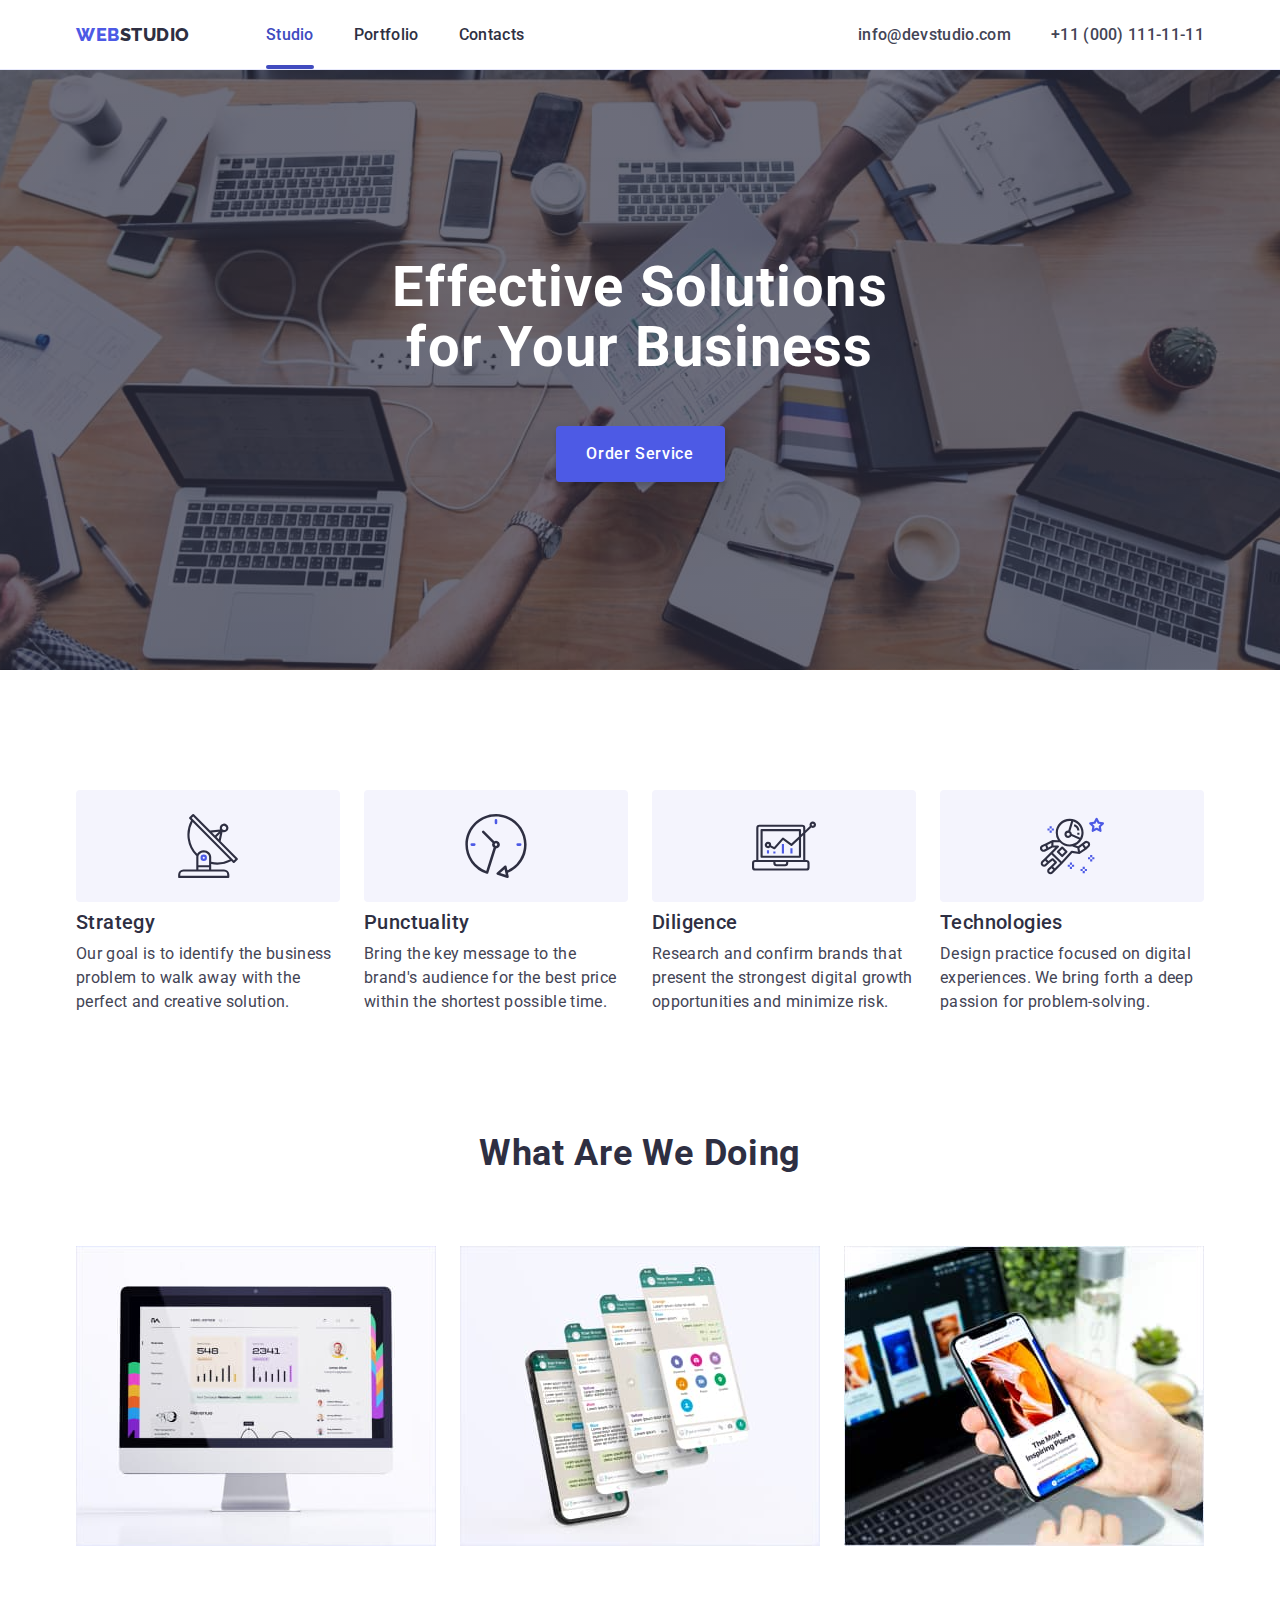
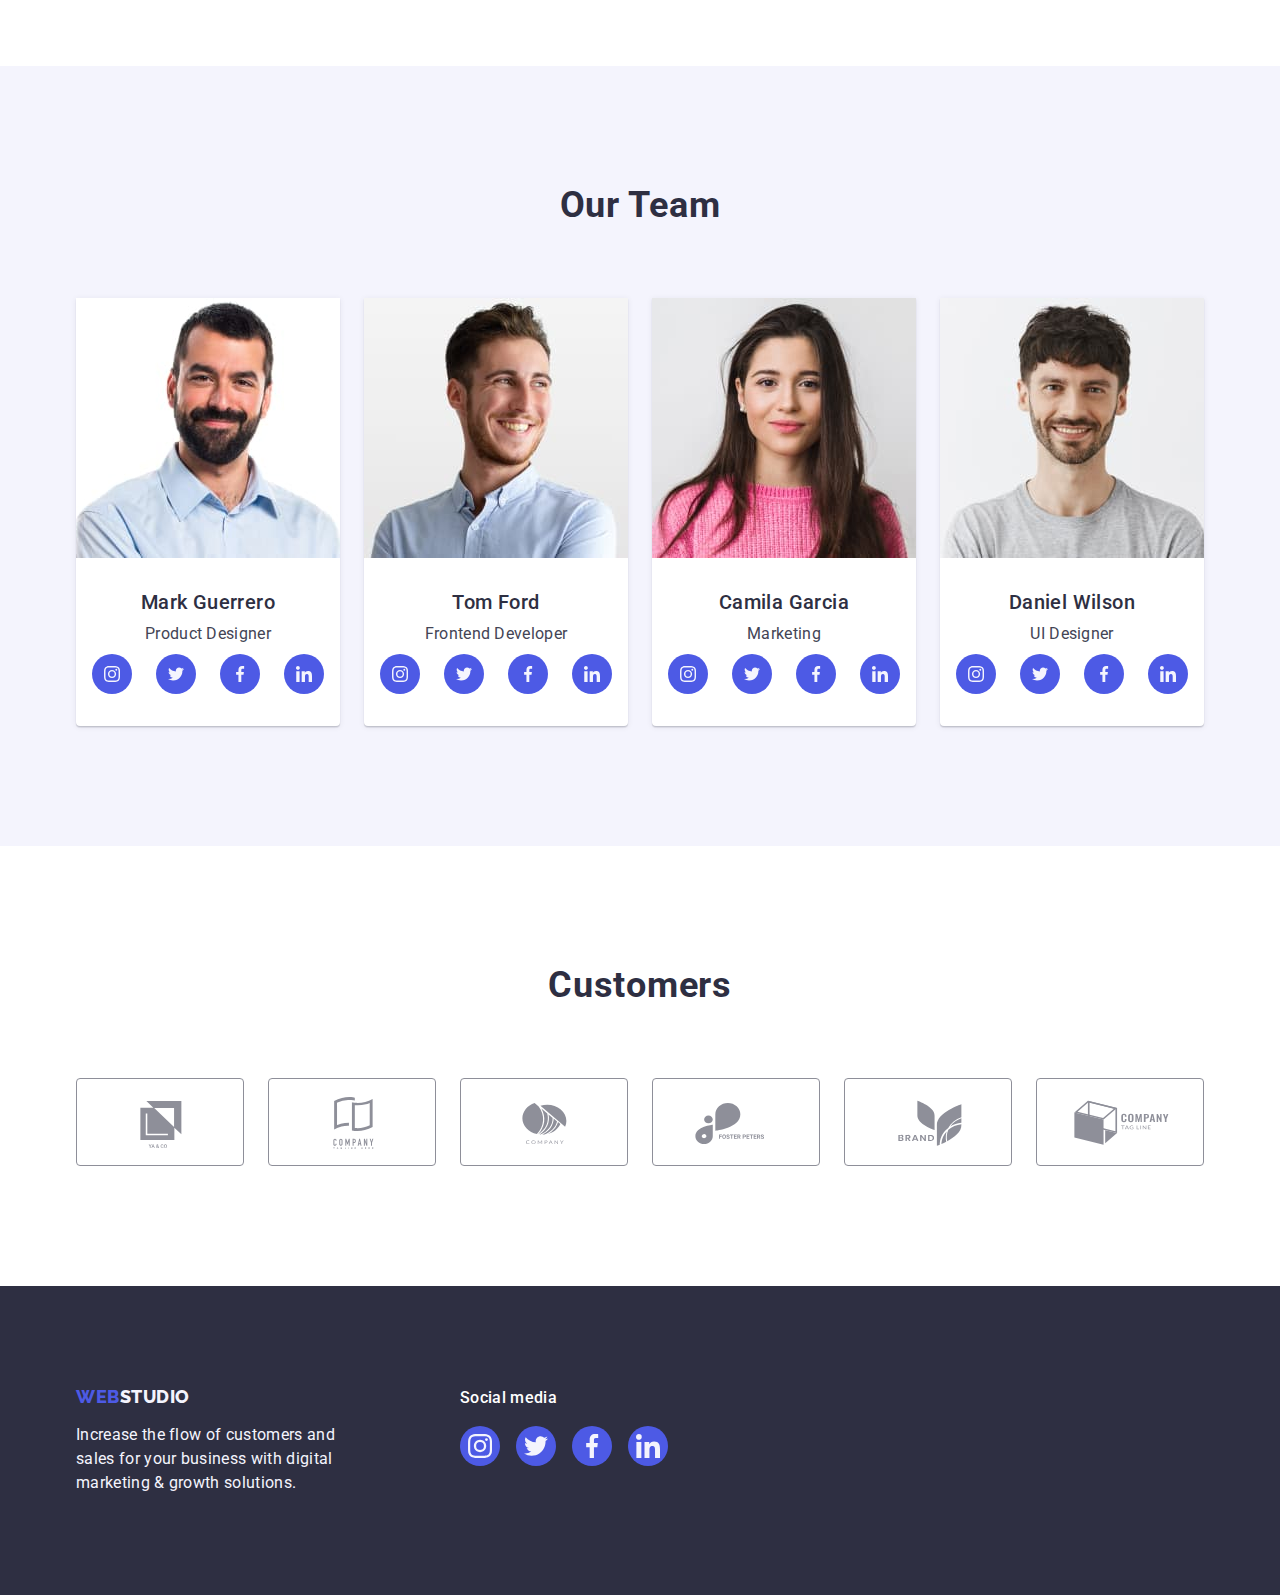
<file: index.html>
<!DOCTYPE html>
<html lang="en">
  <head>
    <meta charset="UTF-8" />
    <meta http-equiv="X-UA-Compatible" content="IE=edge" />
    <meta name="description" content="Effective Solutions for Your Business" />
    <title>WebStudio</title>
    <!-- Fonts -->
    <link rel="preconnect" href="https://fonts.googleapis.com" />
    <link rel="preconnect" href="https://fonts.gstatic.com" crossorigin />
    <link
      href="https://fonts.googleapis.com/css2?family=Raleway:wght@800&family=Roboto:wght@400;500;700&display=swap"
      rel="stylesheet"
    />
    <!-- Normalize -->

    <link
      rel="stylesheet"
      href="https://cdn.jsdelivr.net/npm/modern-normalize@2.0.0/modern-normalize.min.css"
    />
    <!-- Cuctom styles -->
    <link rel="stylesheet" href="./css/styles.css" />
  </head>
  <body class="page">
    <!-- Header -->
    <header class="header">
      <div class="header-container container">
        <nav class="header-nav">
          <a class="header-logo link" href="./index.html"
            >Web<span class="header-studio">Studio</span></a
          >
          <ul class="header-list list">
            <li class="header-item"
              ><a class="header-link link active" href="./index.html">Studio</a></li
            >
            <li class="header-item"
              ><a class="header-link link" href="./portfolio.html">Portfolio</a></li
            >
            <li class="header-item"><a class="header-link link" href="">Contacts</a></li>
          </ul>
        </nav>
        <address class="header-address">
          <ul class="header-contact-list list">
            <li class="header-contact">
              <a class="header-contact-link" href="mailto:info@devstudio.com"
                >info@devstudio.com</a
              ></li
            >
            <li class="header-contact">
              <a class="header-contact-link" href="tel:+110001111111">+11 (000) 111-11-11</a>
            </li>
          </ul>
        </address>
      </div>
    </header>

    <main class="main">
      <!-- Hero image -->
      <section class="section hero">
        <div class="hero-container container">
          <h1 class="hero-title">Effective Solutions for Your Business</h1>
          <button class="hero-btn" type="button" data-modal-open>Order Service</button>
        </div>
      </section>

      <!-- section-feature -->
      <section class="section feature">
        <div class="container">
          <h2 class="feature-title visually-hidden">Content</h2>
          <ul class="feature-list list">
            <li class="feature-item">
              <div class="feature-container">
                <svg class="feature-icon" width="64" height="64">
                  <use href="./images/icons.svg#antenna"></use>
                </svg>
              </div>
              <h3 class="feature-subtitle">Strategy</h3>
              <p class="feature-text">
                Our goal is to identify the business problem to walk away with the perfect and
                creative solution.
              </p>
            </li>
            <li class="feature-item">
              <div class="feature-container">
                <svg class="feature-icon" width="64" height="64">
                  <use href="./images/icons.svg#clock"></use>
                </svg>
              </div>
              <h3 class="feature-subtitle">Punctuality</h3>
              <p class="feature-text">
                Bring the key message to the brand's audience for the best price within the shortest
                possible time.
              </p>
            </li>
            <li class="feature-item">
              <div class="feature-container">
                <svg class="feature-icon" width="64" height="64">
                  <use href="./images/icons.svg#diagram"></use>
                </svg>
              </div>
              <h3 class="feature-subtitle">Diligence</h3>
              <p class="feature-text">
                Research and confirm brands that present the strongest digital growth opportunities
                and minimize risk.
              </p>
            </li>
            <li class="feature-item">
              <div class="feature-container">
                <svg class="feature-icon" width="64" height="64">
                  <use href="./images/icons.svg#astronaut"></use>
                </svg>
              </div>
              <h3 class="feature-subtitle">Technologies</h3>
              <p class="feature-text">
                Design practice focused on digital experiences. We bring forth a deep passion for
                problem-solving.
              </p>
            </li>
          </ul>
        </div>
      </section>

      <!-- section services -->
      <section class="section services">
        <div class="container">
          <h2 class="services-title">What are we doing</h2>
          <ul class="services-list list">
            <li class="services-item"
              ><img
                class="services-img"
                src="./images/work/img1.jpg"
                width="360"
                height="300"
                alt="monitor"
            /></li>
            <li class="services-item"
              ><img
                class="services-img"
                src="./images/work/img2.jpg"
                width="360"
                height="300"
                alt="phone"
            /></li>
            <li class="services-item"
              ><img
                class="services-img"
                src="./images/work/img3.jpg"
                width="360"
                height="300"
                alt="phone in hands"
            /></li>
          </ul>
        </div>
      </section>

      <!-- section team -->
      <section class="section team">
        <div class="container">
          <h2 class="team-title">Our Team</h2>
          <ul class="team-list list">
            <li class="team-item">
              <img
                class="team-img"
                src="./images/Team/img1.jpg"
                alt="man"
                width="264"
                height="260"
              />
              <div class="team-card">
                <h3 class="team-subtitle">Mark Guerrero</h3>
                <p class="team-text">Product Designer</p>
                <ul class="icom-item list">
                  <li class="icon-list"
                    ><a href="" class="icon-link link">
                      <svg class="icon-network" width="16" height="16">
                        <use href="./images/icons.svg#instagram"></use></svg></a
                  ></li>
                  <li class="icon-list"
                    ><a href="" class="icon-link link">
                      <svg class="icon-network" width="16" height="16">
                        <use href="./images/icons.svg#twitter"></use></svg></a
                  ></li>
                  <li class="icon-list"
                    ><a href="" class="icon-link link">
                      <svg class="icon-network" width="16" height="16">
                        <use href="./images/icons.svg#facebook"></use></svg></a
                  ></li>
                  <li class="icon-list"
                    ><a href="" class="icon-link link">
                      <svg class="icon-network" width="16" height="16">
                        <use href="./images/icons.svg#linkedin"></use></svg></a
                  ></li>
                </ul>
              </div>
            </li>
            <li class="team-item">
              <img
                class="team-img"
                src="./images/Team/img2.jpg"
                alt="man"
                width="264"
                height="260"
              />
              <div class="team-card">
                <h3 class="team-subtitle">Tom Ford</h3>
                <p class="team-text">Frontend Developer</p>
                <ul class="icom-item list">
                  <li class="icon-list"
                    ><a href="" class="icon-link link">
                      <svg class="icon-network" width="16" height="16">
                        <use href="./images/icons.svg#instagram"></use></svg></a
                  ></li>
                  <li class="icon-list"
                    ><a href="" class="icon-link link">
                      <svg class="icon-network" width="16" height="16">
                        <use href="./images/icons.svg#twitter"></use></svg></a
                  ></li>
                  <li class="icon-list"
                    ><a href="" class="icon-link link">
                      <svg class="icon-network" width="16" height="16">
                        <use href="./images/icons.svg#facebook"></use></svg></a
                  ></li>
                  <li class="icon-list"
                    ><a href="" class="icon-link link">
                      <svg class="icon-network" width="16" height="16">
                        <use href="./images/icons.svg#linkedin"></use></svg></a
                  ></li>
                </ul>
              </div>
            </li>
            <li class="team-item">
              <img
                class="team-img"
                src="./images/Team/img3.jpg"
                alt="woman"
                width="264"
                height="260"
              />
              <div class="team-card">
                <h3 class="team-subtitle">Camila Garcia</h3>
                <p class="team-text">Marketing</p>
                <ul class="icom-item list">
                  <li class="icon-list"
                    ><a href="" class="icon-link link">
                      <svg class="icon-network" width="16" height="16">
                        <use href="./images/icons.svg#instagram"></use></svg></a
                  ></li>
                  <li class="icon-list"
                    ><a href="" class="icon-link link">
                      <svg class="icon-network" width="16" height="16">
                        <use href="./images/icons.svg#twitter"></use></svg></a
                  ></li>
                  <li class="icon-list"
                    ><a href="" class="icon-link link">
                      <svg class="icon-network" width="16" height="16">
                        <use href="./images/icons.svg#facebook"></use></svg></a
                  ></li>
                  <li class="icon-list"
                    ><a href="" class="icon-link link">
                      <svg class="icon-network" width="16" height="16">
                        <use href="./images/icons.svg#linkedin"></use></svg></a
                  ></li>
                </ul>
              </div>
            </li>
            <li class="team-item">
              <img
                class="team-img"
                src="./images/Team/img4.jpg"
                alt="man"
                width="264"
                height="260"
              />
              <div class="team-card">
                <h3 class="team-subtitle">Daniel Wilson</h3>
                <p class="team-text">UI Designer</p>
                <ul class="icom-item list">
                  <li class="icon-list"
                    ><a href="" class="icon-link link">
                      <svg class="icon-network" width="16" height="16">
                        <use href="./images/icons.svg#instagram"></use></svg></a
                  ></li>
                  <li class="icon-list"
                    ><a href="" class="icon-link link">
                      <svg class="icon-network" width="16" height="16">
                        <use href="./images/icons.svg#twitter"></use></svg></a
                  ></li>
                  <li class="icon-list"
                    ><a href="" class="icon-link link">
                      <svg class="icon-network" width="16" height="16">
                        <use href="./images/icons.svg#facebook"></use></svg></a
                  ></li>
                  <li class="icon-list"
                    ><a href="" class="icon-link link">
                      <svg class="icon-network" width="16" height="16">
                        <use href="./images/icons.svg#linkedin"></use></svg></a
                  ></li>
                </ul>
              </div>
            </li>
          </ul>
        </div>
      </section>
      <!-- section clients -->
      <section class="section clients">
        <div class="container">
          <h2 class="customers-title">Customers</h2>
          <ul class="clients-list list">
            <li class="clients-item">
              <a class="clients-link" href="">
                <svg class="clients-icon" width="104" height="56">
                  <use href="./images/icons.svg#Logo-1"></use>
                </svg>
              </a>
            </li>
            <li class="clients-item">
              <a class="clients-link" href="">
                <svg class="clients-icon" width="104" height="56">
                  <use href="./images/icons.svg#Logo-2"></use>
                </svg>
              </a>
            </li>
            <li class="clients-item">
              <a class="clients-link" href="">
                <svg class="clients-icon" width="104" height="56">
                  <use href="./images/icons.svg#Logo-3"></use>
                </svg>
              </a>
            </li>
            <li class="clients-item">
              <a class="clients-link" href="">
                <svg class="clients-icon" width="104" height="56">
                  <use href="./images/icons.svg#Logo-4"></use>
                </svg>
              </a>
            </li>
            <li class="clients-item">
              <a class="clients-link" href="">
                <svg class="clients-icon" width="104" height="56">
                  <use href="./images/icons.svg#Logo-5"></use>
                </svg>
              </a>
            </li>
            <li class="clients-item">
              <a class="clients-link" href="">
                <svg class="clients-icon" width="104" height="56">
                  <use href="./images/icons.svg#Logo-6"></use>
                </svg>
              </a>
            </li>
          </ul>
        </div>
      </section>
    </main>
    <!-- Footer -->
    <footer class="footer">
      <div class="container footer-container">
        <div class="footer-container-studio">
          <a class="footer-logo" href="./index.html"
            >Web<span class="footer-studio">Studio</span></a
          >
          <p class="footer-text"
            >Increase the flow of customers and sales for your business with digital marketing &
            growth solutions.</p
          >
        </div>
        <div class="container-media">
          <p class="media-text">Social media</p>
          <ul class="media-item list">
            <li class="media-list"
              ><a href="" class="media-link link">
                <svg class="icon-media" width="24" height="24">
                  <use href="./images/icons.svg#instagram"></use></svg></a
            ></li>
            <li class="media-list"
              ><a href="" class="media-link link">
                <svg class="icon-media" width="24" height="24">
                  <use href="./images/icons.svg#twitter"></use></svg></a
            ></li>
            <li class="media-list"
              ><a href="" class="media-link link">
                <svg class="icon-media" width="24" height="24">
                  <use href="./images/icons.svg#facebook"></use></svg></a
            ></li>
            <li class="media-list"
              ><a href="" class="media-link link">
                <svg class="icon-media" width="24" height="24">
                  <use href="./images/icons.svg#linkedin"></use></svg></a
            ></li>
          </ul>
        </div>
      </div>
    </footer>
    <!-- Modal window -->
    <div class="backdrop is-hidden" data-modal>
      <div class="modal">
        <button class="modal-btn" type="button" data-modal-close>
          <svg class="modal-icon" width="8" height="8">
            <use href="./images/icons.svg#close-black"></use>
          </svg>
        </button>
      </div>
    </div>
    <script src="./js/modal.js"></script>
  </body>
</html>
</file>
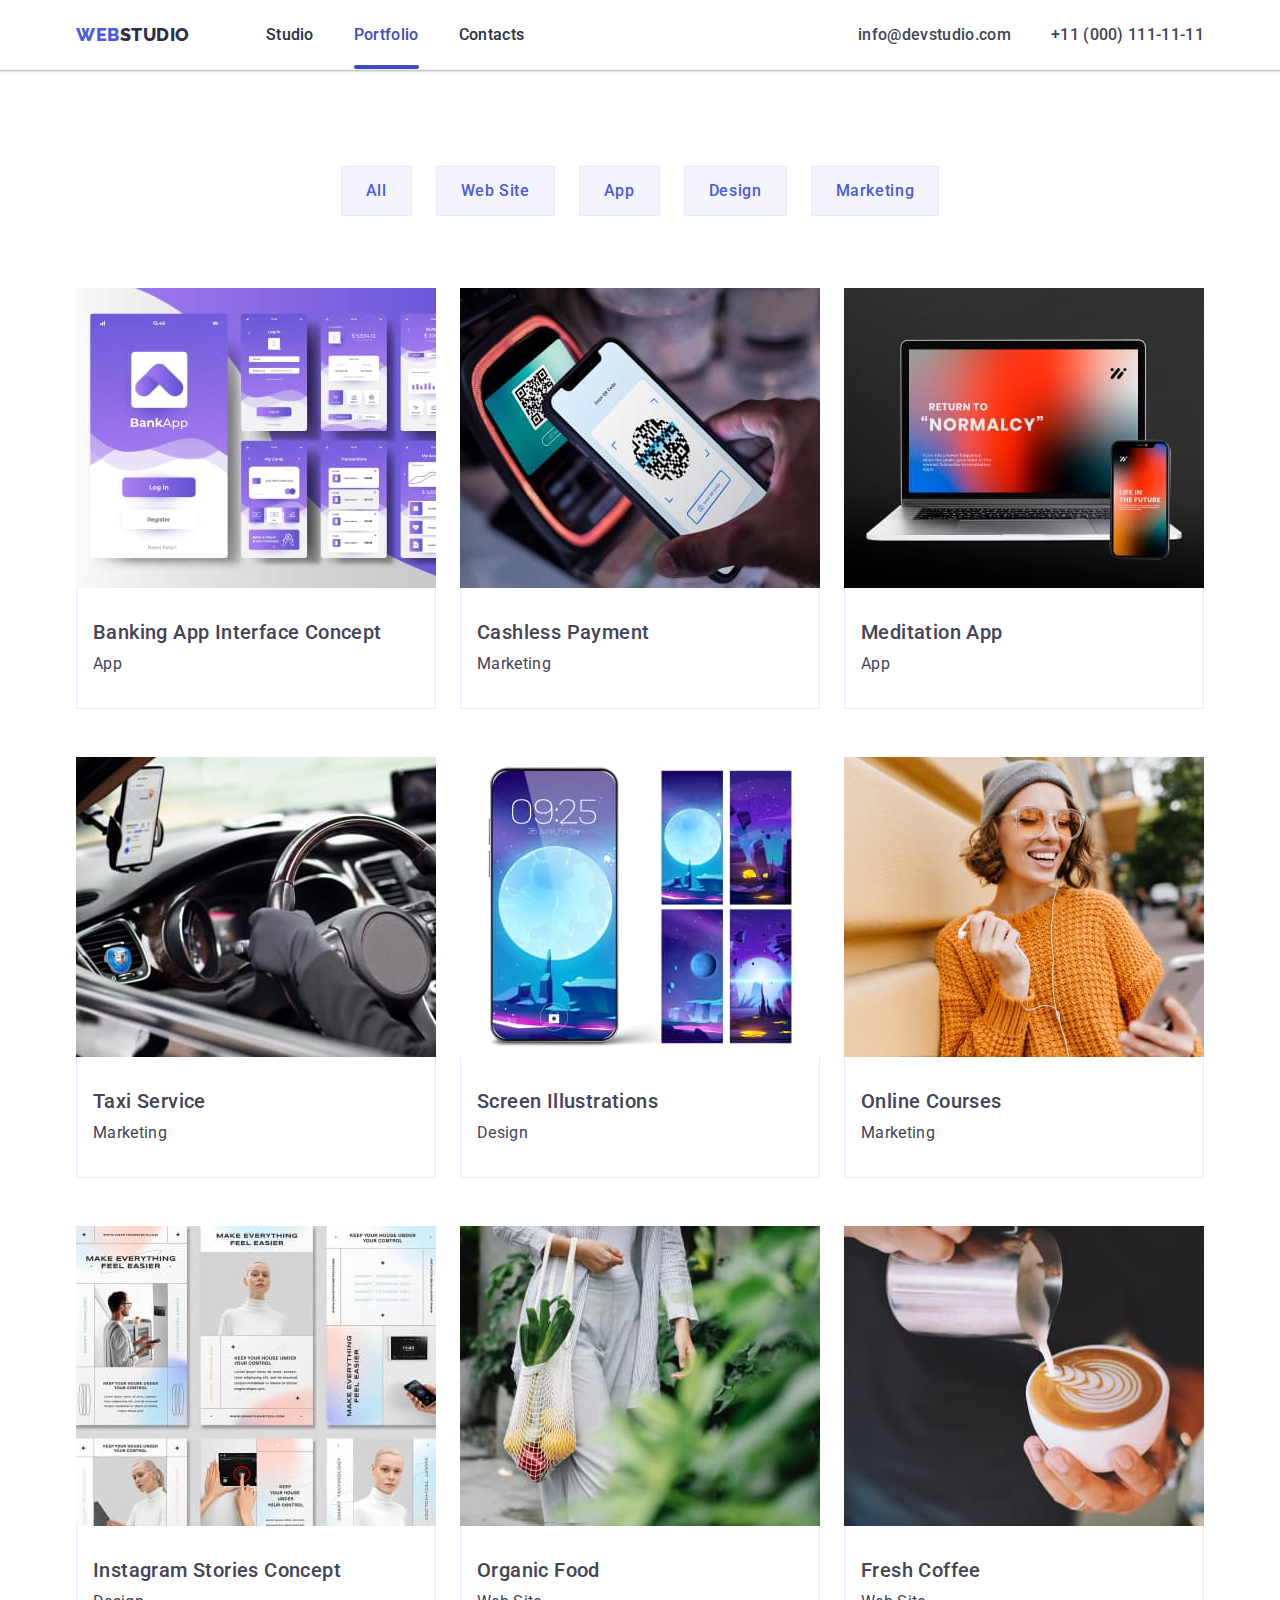
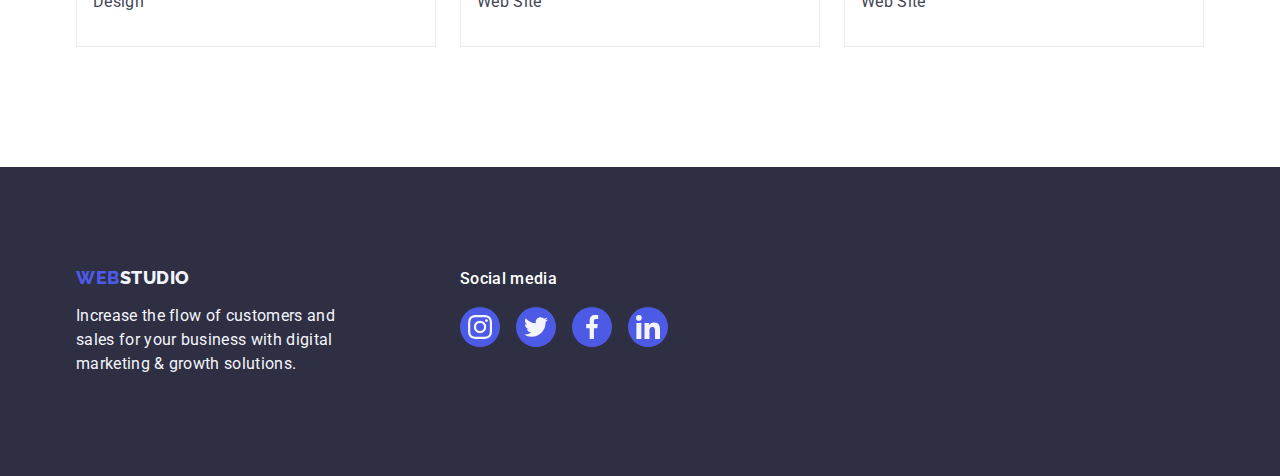
<file: portfolio.html>
<!DOCTYPE html>
<html lang="en">
  <head>
    <meta charset="UTF-8" />
    <meta http-equiv="X-UA-Compatible" content="IE=edge" />
    <meta name="description" content="Effective Solutions for Your Business" />
    <title>Portfolio</title>
    <!-- Fonts -->
    <link rel="preconnect" href="https://fonts.googleapis.com" />
    <link rel="preconnect" href="https://fonts.gstatic.com" crossorigin />
    <link
      href="https://fonts.googleapis.com/css2?family=Raleway:wght@800&family=Roboto:wght@400;500;700&display=swap"
      rel="stylesheet"
    />
    <!-- Normalize -->
    <link
      rel="stylesheet"
      href="https://cdn.jsdelivr.net/npm/modern-normalize@2.0.0/modern-normalize.min.css"
    />
    <!-- Cuctom styles -->
    <link rel="stylesheet" href="./css/styles.css" />
  </head>
  <body class="page">
    <!-- Header -->
    <header class="header">
      <div class="header-container container">
        <nav class="header-nav">
          <a class="header-logo link" href="./index.html"
            >Web<span class="header-studio">Studio</span></a
          >
          <ul class="header-list list">
            <li class="header-item"> <a class="header-link link" href="./index.html">Studio</a></li>
            <li class="header-item"
              ><a class="header-link link active" href="./portfolio.html">Portfolio</a></li
            >
            <li class="header-item"><a class="header-link link" href="">Contacts</a></li>
          </ul>
        </nav>
        <address class="header-address">
          <ul class="header-contact-list list">
            <li class="header-contact">
              <a class="header-contact-link" href="mailto:info@devstudio.com"
                >info@devstudio.com</a
              ></li
            >
            <li class="header-contact">
              <a class="header-contact-link" href="tel:+110001111111">+11 (000) 111-11-11</a>
            </li>
          </ul>
        </address>
      </div>
    </header>

    <main class="main">
      <!-- Filter btn -->
      <section class="section filter">
        <div class="container">
          <h1 class="visually-hidden">Button</h1>
          <ul class="filter-list list">
            <li class="filter-item"><button class="filter-btn" type="button">All</button></li>
            <li class="filter-item"><button class="filter-btn" type="button">Web Site</button></li>
            <li class="filter-item"><button class="filter-btn" type="button">App</button></li>
            <li class="filter-item"><button class="filter-btn" type="button">Design</button></li>
            <li class="filter-item"><button class="filter-btn" type="button">Marketing</button></li>
          </ul>
          <!-- Filter items -->
          <ul class="list-block list">
            <li class="item-site">
              <a class="filter-link" href=""
                ><div class="filter-wrapper">
                  <img
                    src="./images/Filter/img1.jpg"
                    width="360"
                    height="300"
                    alt="banking program in the phone"
                  />
                  <p class="overlay-description"
                    >14 Stylish and User-Friendly App Design Concepts · Task Manager App · Calorie
                    Tracker App · Exotic Fruit Ecommerce App · Cloud Storage App</p
                  >
                </div>
                <div class="card-content">
                  <h2 class="filter-subtitle">Banking App Interface Concept</h2>
                  <p class="filter-text">App</p>
                </div></a
              >
            </li>
            <li class="item-site">
              <a class="filter-link" href=""
                ><div class="filter-wrapper">
                  <img
                    src="./images/Filter/img2.jpg"
                    width="360"
                    height="300"
                    alt="Cashless payment by phone/bank card"
                  />
                  <p class="overlay-description"
                    >14 Stylish and User-Friendly App Design Concepts · Task Manager App · Calorie
                    Tracker App · Exotic Fruit Ecommerce App · Cloud Storage App</p
                  >
                </div>
                <div class="card-content">
                  <h2 class="filter-subtitle">Cashless Payment</h2>
                  <p class="filter-text">Marketing</p>
                </div></a
              >
            </li>
            <li class="item-site">
              <a class="filter-link" href=""
                ><div class="filter-wrapper">
                  <img
                    src="./images/Filter/img3.jpg"
                    width="360"
                    height="300"
                    alt="Application for meditation via computer/phone"
                  />
                  <p class="overlay-description"
                    >14 Stylish and User-Friendly App Design Concepts · Task Manager App · Calorie
                    Tracker App · Exotic Fruit Ecommerce App · Cloud Storage App</p
                  >
                </div>

                <div class="card-content">
                  <h2 class="filter-subtitle">Meditation App</h2>
                  <p class="filter-text">App</p>
                </div></a
              >
            </li>
            <li class="item-site">
              <a class="filter-link" href=""
                ><div class="filter-wrapper">
                  <img
                    src="./images/Filter/img4.jpg"
                    width="360"
                    height="300"
                    alt="interior of the car"
                  />
                  <p class="overlay-description"
                    >14 Stylish and User-Friendly App Design Concepts · Task Manager App · Calorie
                    Tracker App · Exotic Fruit Ecommerce App · Cloud Storage App</p
                  >
                </div>
                <div class="card-content">
                  <h2 class="filter-subtitle">Taxi Service</h2>
                  <p class="filter-text">Marketing</p>
                </div></a
              >
            </li>
            <li class="item-site">
              <a class="filter-link" href=""
                ><div class="filter-wrapper">
                  <img
                    src="./images/Filter/img5.jpg"
                    width="360"
                    height="300"
                    alt="Screen illustrations in the phone"
                  />
                  <p class="overlay-description"
                    >14 Stylish and User-Friendly App Design Concepts · Task Manager App · Calorie
                    Tracker App · Exotic Fruit Ecommerce App · Cloud Storage App</p
                  >
                </div>
                <div class="card-content">
                  <h2 class="filter-subtitle">Screen Illustrations</h2>
                  <p class="filter-text">Design</p>
                </div></a
              >
            </li>
            <li class="item-site">
              <a class="filter-link" href=""
                ><div class="filter-wrapper">
                  <img
                    src="./images/Filter/img6.jpg"
                    width="360"
                    height="300"
                    alt="a girl looks at the phone"
                  />
                  <p class="overlay-description"
                    >14 Stylish and User-Friendly App Design Concepts · Task Manager App · Calorie
                    Tracker App · Exotic Fruit Ecommerce App · Cloud Storage App</p
                  >
                </div>
                <div class="card-content">
                  <h2 class="filter-subtitle">Online Courses</h2>
                  <p class="filter-text">Marketing</p>
                </div></a
              >
            </li>
            <li class="item-site">
              <a class="filter-link" href=""
                ><div class="filter-wrapper">
                  <img
                    src="./images/Filter/img7.jpg"
                    width="360"
                    height="300"
                    alt="lots of Instagram Stories"
                  />
                  <p class="overlay-description"
                    >14 Stylish and User-Friendly App Design Concepts · Task Manager App · Calorie
                    Tracker App · Exotic Fruit Ecommerce App · Cloud Storage App</p
                  >
                </div>
                <div class="card-content">
                  <h2 class="filter-subtitle">Instagram Stories Concept</h2>
                  <p class="filter-text">Design</p>
                </div></a
              >
            </li>
            <li class="item-site">
              <a class="filter-link" href=""
                ><div class="filter-wrapper">
                  <img
                    src="./images/Filter/img8.jpg"
                    width="360"
                    height="300"
                    alt="girl with a bag of fruit"
                  />
                  <p class="overlay-description"
                    >14 Stylish and User-Friendly App Design Concepts · Task Manager App · Calorie
                    Tracker App · Exotic Fruit Ecommerce App · Cloud Storage App</p
                  >
                </div>
                <div class="card-content">
                  <h2 class="filter-subtitle">Organic Food</h2>
                  <p class="filter-text">Web Site</p>
                </div></a
              >
            </li>
            <li class="item-site">
              <a class="filter-link" href=""
                ><div class="filter-wrapper">
                  <img
                    src="./images/Filter/img9.jpg"
                    width="360"
                    height="300"
                    alt="the bartender pours coffee into a glass"
                  />
                  <p class="overlay-description"
                    >14 Stylish and User-Friendly App Design Concepts · Task Manager App · Calorie
                    Tracker App · Exotic Fruit Ecommerce App · Cloud Storage App</p
                  >
                </div>
                <div class="card-content">
                  <h2 class="filter-subtitle">Fresh Coffee</h2>
                  <p class="filter-text">Web Site</p>
                </div></a
              >
            </li>
          </ul>
        </div>
      </section>
    </main>
    <!-- Footer -->
    <footer class="footer">
      <div class="container footer-container">
        <div class="footer-container-studio">
          <a class="footer-logo" href="./index.html"
            >Web<span class="footer-studio">Studio</span></a
          >
          <p class="footer-text"
            >Increase the flow of customers and sales for your business with digital marketing &
            growth solutions.</p
          >
        </div>
        <div class="container-media">
          <p class="media-text">Social media</p>
          <ul class="media-item list">
            <li class="media-list"
              ><a href="" class="media-link link">
                <svg class="icon-media" width="24" height="24">
                  <use href="./images/icons.svg#instagram"></use></svg></a
            ></li>
            <li class="media-list"
              ><a href="" class="media-link link">
                <svg class="icon-media" width="24" height="24">
                  <use href="./images/icons.svg#twitter"></use></svg></a
            ></li>
            <li class="media-list"
              ><a href="" class="media-link link">
                <svg class="icon-media" width="24" height="24">
                  <use href="./images/icons.svg#facebook"></use></svg></a
            ></li>
            <li class="media-list"
              ><a href="" class="media-link link">
                <svg class="icon-media" width="24" height="24">
                  <use href="./images/icons.svg#linkedin"></use></svg></a
            ></li>
          </ul>
        </div>
      </div>
    </footer>
  </body>
</html>
</file>
<file: css/styles.css>
:root {
  /* Font*/
  --primary-font: Roboto, sans-serif;
  --secondary-font: Raleway, sans-serif;

  /* Colors*/
  --body-grey-cl: #434455;
  --body-white-bg: #FFFFFF;
  --link-grey-cl: #2e2f42;
  --text-grey-cl: #434455;
  --hover-focus-cl: #404BBF;
  --logo-cian-cl: #4D5AE5;

  /* Gap*/
  --items: 3;
  --indent-vertical: 24px;
  --indent-gorizontal: 48px;

  --anim: 250ms cubic-bezier(0.4, 0, 0.2, 1);
}

/* Others*/
*,
*::before,
*::after {
  box-sizing: border-box;
}
 

 /** transition: color 2250ms cubic-bezier(0.4, 0, 0.2, 1),
 background-color 2250ms cubic-bezier(0.4, 0, 0.2, 1),
 border-color 2250ms cubic-bezier(0.4, 0, 0.2, 1),
 box-shadow 2250ms cubic-bezier(0.4, 0, 0.2, 1);
/**
  |============================
  | Common styles
  |============================
*/

body {
  font-family: var(--primary-font);
  font-weight: 400;
  font-size: 16px;
  line-height: 1.5;
  letter-spacing: 0.02em;
  color: --body-grey-cl;
  background: var(--body-white-bg) ; 
}

/* Reset*/
a {
  text-decoration: none;
  color: currentColor;
}

button {
  font-family: inherit;
  cursor: pointer;
  transition: color var(--anim), 
  background-color var(--anim), 
  border-color var(--anim),
  box-shadow var(--anim);
  }

address {
  font-style: normal;
}

h1,
h2,
h3,
h4,
h5,
h6,
p {
  margin: 0;
}

img {
  display: block;
  max-width: 100%;
  height: auto;
}


/* Base styles*/

.container {
  width: 1158px;
  margin-left: auto;
  margin-right: auto;
  padding: 0 15px;
}
.visually-hidden {
  position: absolute;
  width: 1px;
  height: 1px;
  margin: -1px;
  border: 0;
  padding: 0;
  white-space: nowrap;
  clip-path: inset(100%);
  clip: rect(0 0 0 0);
  overflow: hidden;
}
.list {
  list-style: none;
  margin: 0;
  padding: 0;
}
.link {
  color: var(--link-grey-cl);
  text-decoration: none;
}

.card-set {
  display: flex;
  flex-wrap: wrap;
  gap: var(--items);
}
.card-set-item {
  flex-basis: calc((100% - var(--indent * var(--items)-1 )) / var(--items));
}

.active {
  color: #404BBF;
}
tive::after {
  content: "";
  position: absolute;
  left: 0;
  bottom: -1px;
  width: 100%;
  background-color: var(--ocean-active);
  border-radius: 2px;
  height: 4px;
}

/**
  |============================
  | Header styles
  |============================
*/
.header {
  border-bottom: 1px solid #e7e9fc;
  box-shadow: 0px 2px 1px rgba(46, 47, 66, 0.08), 
  0px 1px 1px rgba(46, 47, 66, 0.16), 
  0px 1px 6px rgba(46, 47, 66, 0.08);
}
.header-container {
  display: flex;
  align-items: center;
  justify-content: space-between;
}
.header-nav {
  display: flex;
  align-items: center;
}
.header-logo {
  padding-top: 24px;
  padding-bottom: 24px;
  font-family: var(--secondary-font);
  font-weight: 800;
  font-size: 18px;
  line-height: 1.17;
  letter-spacing: 0.03em;
  text-transform: uppercase;
  color: var(--logo-cian-cl);
  margin-right: 76px;
}
.header-studio {
  font-family: var(--secondary-font);
  color: var(--link-grey-cl);
}
.header-list {
  display: flex;
  align-items: center;
  gap: 40px;
}

.header-item {}

.header-link:hover,
.header-link:focus {
  color: var(--hover-focus-cl);
  transition: color var(--anim);
 }
.header-link.active::after {
content: '';
position: absolute;
display: block;
width: 100%;
height: 4px;
border-radius: 2px;
background-color: #404BBF;
bottom: -1px;
left: 0;
}

.header-link {
  position: relative;
  font-weight: 500;
  font-size: 16px;
  line-height: 1.5;
  letter-spacing: 0.02em;
  padding-top: 24px;
  padding-bottom: 24px;
  transition: color var(--anim);
}

.header-address {}

.header-contact-list {
  display: flex;
  align-items: center;
  gap: 40px;
}
.header-contact-link:hover,
.header-contact-link:focus {
  color: var(--hover-focus-cl);
  transition: color var(--anim);
}
.header-contact-link {
  font-weight: 500;
  padding-top: 24px;
  padding-bottom: 24px;
  color: var(--body-grey-cl);
  transition: color var(--anim);
}

/**
  |============================
  | Hero styles
  |============================
*/
.hero {
  max-width: 1440px;
  margin: 0 auto;
  background: #2E2F42;
  padding-top: 188px;
  padding-bottom: 188px;
  background-image: linear-gradient(rgba(46, 47, 66, 0.7),rgba(46, 47, 66, 0.7)), url(../images/Hero/bg1.jpg);
  background-repeat: no-repeat;
  background-position: center;
  background-size: cover;
  }
.hero-container {

  }
.hero-title {
  font-weight: 700;
  font-size: 56px;
  line-height: 1.07;
  text-align: center;
  letter-spacing: 0.02em;
  color: #FFFFFF;
  display: flex;
  max-width: 496px;
  margin: 0 auto;
  margin-bottom: 48px;
}

.hero-btn:hover,
.hero-btn:focus {
  background-color: var(--hover-focus-cl);
  box-shadow: 0px 4px 4px 0px rgba(0, 0, 0, 0.15);
  transition: background-color var(--anim);

}
.hero-btn {
  font-weight: 500;
  font-size: 16px;
  line-height: 1.5;
  letter-spacing: 0.04em;
  background-color: #4D5AE5;
  color: #FFFFFF;
  min-width: 169px;
  min-height: 56px;
  border-radius: 4px;
  border: 0;
  display: block;
  margin: 0 auto;
  box-shadow: 0px 4px 4px 0px rgba(0, 0, 0, 0.15);
  transition: background-color var(--anim);
}

/**
  |============================
  | Feature styles
  |============================
*/
.feature {
padding: 120px 0;
}
.feature-title {
  display: none;
}
.feature-list {
  display: flex;
  flex-wrap: wrap;
  gap: 24px;
}
.feature-item {
  width: calc((100% - 3 * 24px) / 4);
}
.feature-container {
  display: flex;
  justify-content: center;
  align-items: center;
  width: 264px;
  height: 112px;
  margin-bottom: 8px;
  border-radius: 4px;
  background: #F4F4FD;
}
.feature-icon {
}

.feature-subtitle {
  font-weight: 500;
  font-size: 20px;
  line-height: 1.2;
  letter-spacing: 0.02em;
  color: #2E2F42;
  margin-bottom: 8px;
}
.feature-text {
  color: var(--text-grey-cl);
}

/**
  |============================
  | Services styles
  |============================
*/
.services {
padding-bottom: 120px;
  }

.services-title {
  font-weight: 700;
  font-size: 36px;
  line-height: 1.11;
  text-align: center;
  letter-spacing: 0.02em;
  text-transform: capitalize;
  color: #2E2F42;
  margin-bottom: 72px;
}
.services-list {
  display: flex;
  align-items: center;
  flex-wrap: wrap;
  gap: 24px;
}
.services-item {
  width: calc((100% - 2 * 24px) / 3);
}
.services-img {}

/**
  |============================
  | Team styles
  |============================
*/

.team {
  padding-top: 120px;
  padding-bottom: 120px;
  background: #F4F4FD;
}
.team-title {
  font-weight: 700;
  font-size: 36px;
  line-height: 1.11;
  text-align: center;
  letter-spacing: 0.02em;
  text-transform: capitalize;
  color: #2E2F42;
  margin-bottom: 72px;
}
.team-list {
  display: flex;
  align-items: center;
  flex-wrap: wrap;
  gap: 24px;
  text-align: center;
  }

.team-item {
  background: #FFF;
  border-radius: 0px 0px 4px 4px;
  box-shadow: 0px 2px 1px 0px rgba(46, 47, 66, 0.08), 0px 1px 1px 0px rgba(46, 47, 66, 0.16), 0px 1px 6px 0px rgba(46, 47, 66, 0.08);
  width: calc((100% - 3 * 24px) / 4);
  }

.team-img {
}
.team-card {
  padding: 32px 0;
}
.team-subtitle {
  font-weight: 500;
  font-size: 20px;
  line-height: 1.2;
  letter-spacing: 0.02em;
  color: #2E2F42;
  text-align: center;
  margin-bottom: 8px;
}
.team-text {
  color: var(--text-grey-cl);
  text-align: center;
  margin-bottom: 8px;
  }
.icom-item {
  display: flex;
  justify-content: center;
  align-items: center;
  gap: 24px;
}
.icon-list {
  display: flex;
  justify-content: center;
  cursor: pointer;
  
}

.icon-link {
  display: flex;
  justify-content: center;
  align-items: center;

  width: 40px;
  height: 40px;
      
  background-color: #4D5AE5;
  border-radius: 50%;

  transition: background-color var(--anim);
}

.icon-link:hover,
.icon-link:focus {
  transition: background-color var(--anim);
  background-color: #404bbf;
}
.icon-network {
  fill: #F4F4FD;
  }
  

/**
  |============================
  | Clients styles
  |============================
*/

.clients {
  padding-top: 120px;
  padding-bottom: 120px;
}
.customers-title {
  text-align: center;
  font-family: var(--primary-font);
    
  font-weight: 700;
  font-size: 36px;
  line-height: 1.11;
  letter-spacing: 0.02em;
  color:#2E2F42;
  
  margin-bottom: 72px;
}
.clients-list {
  display: flex;
  justify-content: center;
  gap: 24px;
  }

.clients-item {
  
}

.clients-link:hover,
.clients-link:focus {
  border-color: #404BBF;
  color: #404BBF;

  transition: border-color var(--anim), color var(--anim);
  
}

.clients-link {
  display: flex;
  justify-content: center;
  align-items: center;

  width: 168px;
  height: 88px;

  border: 1px solid #8E8F99;
  border-radius: 4px;

  transition: border-color var(--anim), color var(--anim);
  
  color: #8e8f99;
}
.clients-icon {
  fill: currentColor;
  
}
/**
  |============================
  | Footer styles
  |============================
*/
.footer {
  padding: 100px 0;
  background: #2E2F42;
}
.footer-container {
  display: flex;
  align-items: baseline;
}
.footer-container-studio {
  margin-right: 120px;
}

.footer-logo {
  display: inline-block;
  font-family: var(--secondary-font);
  font-weight: 800;
  font-size: 18px;
  line-height: 1.17;
  letter-spacing: 0.03em;
  text-transform: uppercase;
  color: var(--logo-cian-cl);
  margin-bottom: 16px;
}
.footer-studio {
  font-family: "Raleway", sans-serif;
  color: #F4F4FD;
}
.footer-text {
  font-family: var(--primary-font);
  color: #F4F4FD;
  width: 264px;
}
/* Media-icon*/
.container-media {

}

.media-text {
  color: #FFF;
  font-size: 16px;
  font-weight: 500;
  line-height: 1.5;
  letter-spacing: 0.02em;
  margin-bottom: 16px;
}

.media-item {
  display: flex;
  justify-content: center;
  gap: 16px;
}

.media-list {
  width: 40px;
  height: 40px;
}

.media-link {
  display: flex;
  justify-content: center;
  align-items: center;
  
  width: 100%;
  height: 100%;
  
  background-color: #4D5AE5;
  border-radius: 50%;
  transition:background-color var(--anim) ;
}

.media-link:hover,
.media-link:focus {
  background-color:#31D0AA
}

.icon-media {
fill: #F4F4FD;
}



/**
  |============================
  | Portfolio styles
  |============================
*/

 /* Filter btn*/

.filter {
  padding: 96px 0 120px 0;
}
.filter-title {

}
.filter-list {
  display: flex;
  justify-content: center;
  gap: 24px;
  margin-bottom: 72px;
  }
  
.filter-item {
}

.filter-btn:hover,
.filter-btn:focus {
  color: var(--body-white-bg);
  background-color: var(--hover-focus-cl);
  border-radius: 4px;
  border: 1px solid transparent;
  box-shadow: 0px 2px 2px 0px rgba(0, 0, 0, 0.12), 0px 2px 1px 0px rgba(0, 0, 0, 0.08), 0px 3px 1px 0px rgba(0, 0, 0, 0.10);
}
.filter-btn {
  font-weight: 500;
  font-size: 16px;
  line-height: 1.5;
  letter-spacing: 0.04em;

  color: #4D5AE5;
  background: #F4F4FD;
  padding: 12px 24px;
  display: block;
  margin: 0 auto;
  border: 1px solid #e7e9fc;
 }

/**
  |============================
  | Filter items
  |============================
*/
.list-block {
  display: flex;
  justify-content: center;
  align-items: center;
  flex-wrap: wrap;
  gap: 48px 24px;
  }

  
.item-site {
  width: calc((100% - 2 * 24px) / 3);
  overflow: hidden;
  transition: box-shadow var(--anim)
}
.item-site:hover {
  box-shadow: 0px 2px 1px 0px rgba(46, 47, 66, 0.08),
    0px 1px 1px 0px rgba(46, 47, 66, 0.16),
    0px 1px 6px 0px rgba(46, 47, 66, 0.08);
  }
.filter-link {
  display: block;
  transition: box-shadow var(--anim);
}
.filter-link:hover {
  box-shadow: 0px 1px 6px rgba(46, 47, 66, 0.08),
    0px 1px 1px rgba(46, 47, 66, 0.16), 
    0px 2px 1px rgba(46, 47, 66, 0.08);
  }

.filter-link:focus {
  border: 1px solid #333;
}

.filter-wrapper {
  position: relative;
  overflow: hidden;
  }

.card-content {

  padding: 32px 16px;
  border: 1px solid #e7e9fc;
  border-top: none;
  transition: border var(--anim);
  }
.filter-subtitle {
  font-weight: 500;
  font-size: 20px;
  line-height: 1.2;
  letter-spacing: 0.02em;
  margin-bottom: 8px;
  color: var(--body-grey-cl);
  }

.filter-text {
  line-height: 1.5;
  color: var(--text-grey-cl);
}
  /* overlay-filter*/

.filter-link:hover .overlay-description {
  transform: translateY(0);
}
  
.overlay-description {
  position: absolute;
  top: 0;
  left: 0;
  height: 100%;
  width: 100%;

  transform: translateY(100%);
  transition: transform var(--anim);

  background-color: #4D5AE5;
  padding: 40px 32px 0;
  
  color: #F4F4FD;
  padding: 40px 32px;
  }
/**
  |============================
  | Modal styles
  |============================
*/
.backdrop {
  position: fixed;
  top: 0;
  left: 0;
  z-index: 100;

  width: 100%;
  height: 100%;

  background-color:rgba(46, 47, 66, 0.40);
  transition: transform var(--anim);
  transition: opacity var(--anim), visibility var(--anim);
 

}
.backdrop.is-hidden {
  opacity: 0;
  visibility: hidden;
  pointer-events: none;
}
 /* Visible state*/
.modal {
  position: absolute;
  top: 50%;
  left: 50%;
   
  width: 408px;
  min-height: 584px;
  border-radius: 4px;
  transform: translate(-50%, -50%) scale(1);
  background-color: #FCFCFC;
  
  box-shadow: 0px 1px 1px rgba(0, 0, 0, 0.14), 
  0px 1px 3px rgba(0, 0, 0, 0.12), 
  0px 2px 1px rgba(0, 0, 0, 0.2);
  transition: transform var(--anim);
}


.modal-btn:hover,
.modal-btn:focus {
  background-color: #404bbf;
  border: none;
}

.modal-btn:hover .modal-icon,
.modal-btn:focus .modal-icon {
  fill: #ffffff;
}

.modal-btn {
  display: flex;
  justify-content: center;
  align-items: center;
  position: absolute;

  top: 24px;
  right: 24px;

  width: 24px;
  height: 24px;
  
  padding: 0;

  border-radius: 50%;
  border: 1px solid rgba(0, 0, 0, 0.10);
  background: #E7E9FC;
  
  transition: background-color var(--anim), border var(--anim);
  }

.modal-icon {
  fill: #2E2F42;
  transition: fill var(--anim);
}
</file>
